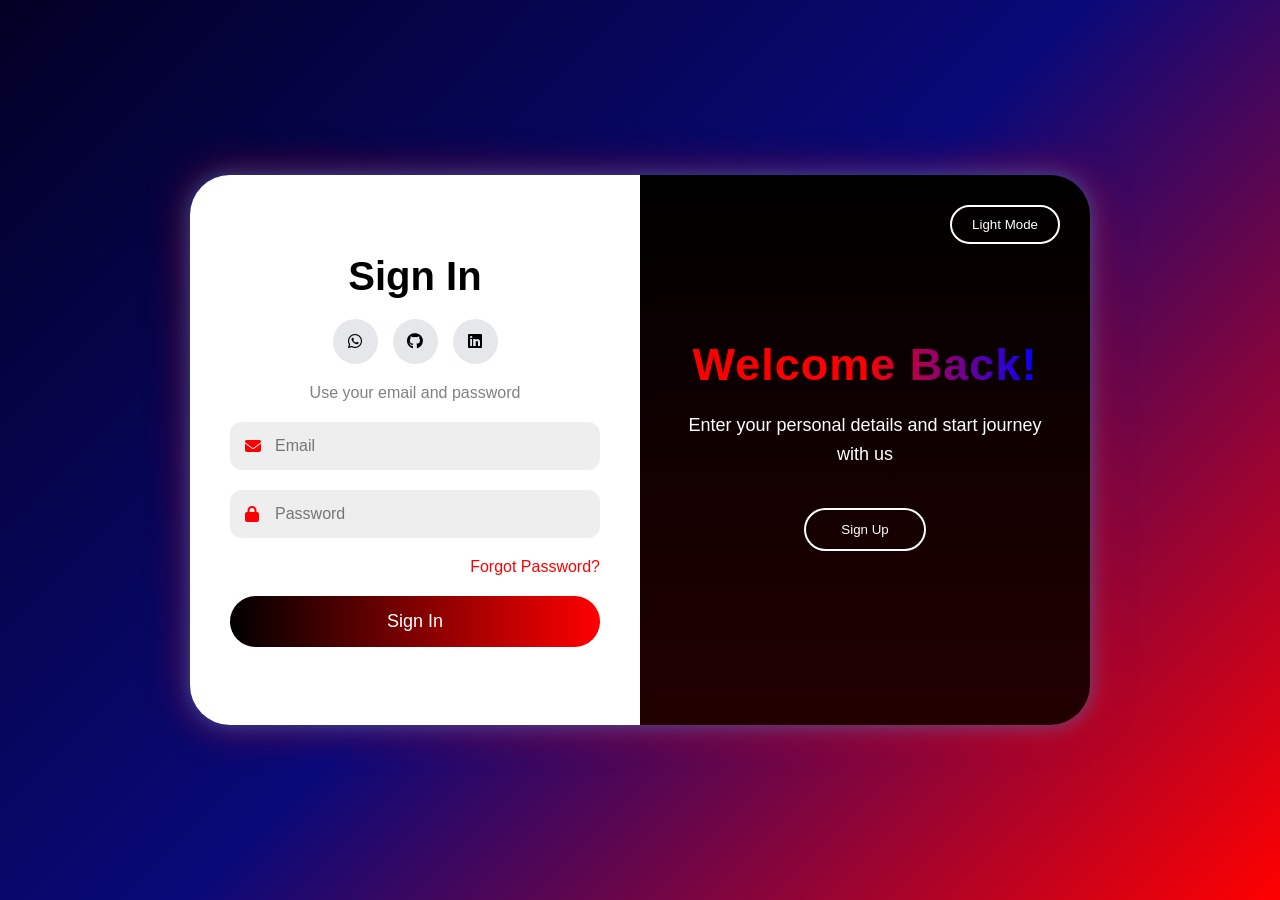
<file: signin.html>
<!DOCTYPE html>
<html lang="en">

<head>
    <meta charset="UTF-8">
    <meta name="viewport" content="width=device-width, initial-scale=1.0">
    <title>Login & Signup</title>

    <link rel="stylesheet" href="https://cdnjs.cloudflare.com/ajax/libs/font-awesome/6.5.1/css/all.min.css">

    <style>
        * {
            margin: 0;
            padding: 0;
            box-sizing: border-box;
            font-family: Arial, sans-serif;
            transition: 0.3s;
        }

        body {
            min-height: 100vh;
            display: flex;
            justify-content: center;
            align-items: center;
            padding: 20px;
        }

        /* LIGHT THEME */
        body.light {
            background: linear-gradient(135deg, #dbeafe, #ffffff, #fca5a5);
        }

        /* DARK THEME */
        body.dark {
            background: linear-gradient(135deg, #020024, #090979, #ff0000);
        }

        .container {
            width: 900px;
            max-width: 100%;
            min-height: 550px;
            border-radius: 25px;
            overflow: hidden;
            display: flex;
            backdrop-filter: blur(10px);
        }

        body.dark .container {
            background: rgba(255, 255, 255, 0.1);
            box-shadow:
                0 0 20px rgba(0, 157, 255, 0.5),
                0 0 40px rgba(255, 0, 0, 0.5);
        }

        body.light .container {
            background: rgba(255, 255, 255, 0.9);
            box-shadow:
                0 0 20px rgba(0, 0, 0, 0.1);
        }

        /* FORM SECTION */
        .form-section {
            width: 50%;
            padding: 40px;
            display: flex;
            flex-direction: column;
            justify-content: center;
        }

        body.dark .form-section {
            background: white;
        }

        body.light .form-section {
            background: #f9fafb;
        }

        .form-section h1 {
            text-align: center;
            margin-bottom: 20px;
            font-size: 40px;
        }

        .social-icons {
            display: flex;
            justify-content: center;
            gap: 15px;
            margin-bottom: 20px;
        }

        .social-icons a {
            width: 45px;
            height: 45px;
            background: #e5e7eb;
            border-radius: 50%;
            display: flex;
            justify-content: center;
            align-items: center;
            text-decoration: none;
            color: black;
        }

        .social-icons a:hover {
            background: black;
            color: white;
            transform: scale(1.1);
            box-shadow: 0 0 15px red;
        }

        /* LIGHT MODE FORM COLORS */
        body.light .form-section {
            background: linear-gradient(to bottom, #dbeafe, #bfdbfe);
        }

        /* SIGN IN & SIGN UP HEADING COLOR */
        body.light .form-section h1 {
            color: #1e3a8a;
        }

        /* INPUT BOX COLOR */
        body.light .input-box input {
            background: #ffffff;
            color: #000;
            border: 1px solid #93c5fd;
        }

        /* RIGHT SIDE BLACK */
        body.light .welcome-section {
            background: linear-gradient(to bottom, #000000, #111111);
            color: white;
        }

        /* BUTTON COLOR */
        body.light .btn {
            background: linear-gradient(to right, #2563eb, #1e40af);
        }

        /* BUTTON HOVER */
        body.light .btn:hover {
            box-shadow: 0 0 20px #2563eb;
        }

        /* SOCIAL ICONS */
        body.light .social-icons a {
            background: white;
            color: #1e3a8a;
        }

        /* SOCIAL ICONS HOVER */
        body.light .social-icons a:hover {
            background: black;
            color: white;
        }

        /* TEXT COLOR */
        body.light .text {
            color: #374151;
        }

        /* ========================= */
        /* LIGHT MODE HOVER EFFECTS */
        /* ========================= */

        /* FORM SECTION HOVER */
        body.light .form-section:hover {
            box-shadow: 0 0 25px rgba(37, 99, 235, 0.4);
            transition: 0.4s ease;
        }

        /* INPUT HOVER */
        body.light .input-box input:hover {
            transform: scale(1.03);
            background: #eff6ff;
            box-shadow: 0 0 12px rgba(37, 99, 235, 0.5);
        }

        /* INPUT FOCUS */
        body.light .input-box input:focus {
            border: 2px solid #2563eb;
            box-shadow: 0 0 15px rgba(37, 99, 235, 0.6);
        }

        /* BUTTON HOVER */
        body.light .btn:hover {
            transform: scale(1.05);
            background: linear-gradient(to right, #1d4ed8, #2563eb);
            box-shadow: 0 0 20px rgba(37, 99, 235, 0.7);
        }

        /* SOCIAL ICONS HOVER */
        body.light .social-icons a:hover {
            background: #2563eb;
            color: white;
            transform: translateY(-5px) scale(1.1);
            box-shadow: 0 0 15px rgba(37, 99, 235, 0.6);
        }

        /* HEADING HOVER */
        body.light .form-section h1:hover {
            color: #2563eb;
            text-shadow: 0 0 10px rgba(37, 99, 235, 0.6);
            letter-spacing: 2px;
        }

        /* TOGGLE BUTTON HOVER */
        body.light .toggle-btn:hover,
        body.light .theme-btn:hover {
            background: white;
            color: #2563eb;
            transform: scale(1.08);
            box-shadow: 0 0 15px rgba(37, 99, 235, 0.5);
        }

        /* WELCOME SECTION HOVER */
        body.light .welcome-section:hover {
            box-shadow: inset 0 0 30px rgba(255, 255, 255, 0.1);
        }

        /* LINK HOVER */
        body.light .forgot a:hover {
            color: #2563eb;
            text-shadow: 0 0 8px rgba(37, 99, 235, 0.5);
        }

        /* CONTAINER HOVER */
        body.light .container:hover {
            transform: translateY(-8px);
            box-shadow:
                0 0 20px rgba(37, 99, 235, 0.5),
                0 0 40px rgba(0, 0, 0, 0.2);
        }

        /* ========================= */
        /* DARK MODE FULL HOVER CSS */
        /* ========================= */

        /* MAIN CONTAINER */
        body.dark .container {
            transition: all 0.4s ease;
        }

        body.dark .container:hover {
            transform: translateY(-8px);
            box-shadow:
                0 0 25px rgba(255, 0, 0, 0.5),
                0 0 40px rgba(0, 157, 255, 0.5);
        }

        /* FORM SECTION */
        body.dark .form-section {
            transition: all 0.4s ease;
        }

        body.dark .form-section:hover {
            box-shadow: inset 0 0 20px rgba(255, 0, 0, 0.2);
        }

        /* INPUT BOX */
        body.dark .input-box input {
            transition: all 0.3s ease;
        }

        body.dark .input-box input:hover {
            transform: scale(1.03);
            background: #f5f5f5;
            box-shadow:
                0 0 10px rgba(255, 0, 0, 0.4),
                0 0 20px rgba(0, 157, 255, 0.3);
        }

        /* INPUT FOCUS */
        body.dark .input-box input:focus {
            border: 2px solid red;
            background: white;
            box-shadow:
                0 0 15px rgba(255, 0, 0, 0.6),
                0 0 25px rgba(0, 157, 255, 0.4);
        }

        /* BUTTON */
        body.dark .btn {
            transition: all 0.3s ease;
        }

        body.dark .btn:hover {
            transform: scale(1.05);
            background: linear-gradient(to right, red, black);
            box-shadow:
                0 0 20px rgba(255, 0, 0, 0.7),
                0 0 35px rgba(255, 0, 0, 0.4);
        }

        /* SOCIAL ICONS */
        body.dark .social-icons a {
            transition: all 0.3s ease;
        }

        body.dark .social-icons a:hover {
            background: black;
            color: white;
            transform: translateY(-5px) scale(1.1);
            box-shadow:
                0 0 15px rgba(255, 0, 0, 0.7),
                0 0 25px rgba(0, 157, 255, 0.4);
        }

        /* HEADINGS */
        body.dark .form-section h1,
        body.dark .welcome-section h1 {
            transition: all 0.3s ease;
        }

        body.dark .form-section h1:hover,
        body.dark .welcome-section h1:hover {
            color: red;
            letter-spacing: 2px;
            text-shadow:
                0 0 10px rgba(255, 0, 0, 0.8),
                0 0 20px rgba(255, 0, 0, 0.5);
        }

        /* LINKS */
        body.dark .forgot a {
            transition: all 0.3s ease;
        }

        body.dark .forgot a:hover {
            color: #ff4d4d;
            text-shadow: 0 0 10px rgba(255, 0, 0, 0.6);
        }

        .container {
            overflow: hidden;
        }

        .social-icons {
            overflow: visible;
        }

        .social-icons a {
            cursor: pointer;
            position: relative;
            z-index: 2;
        }

        .container {
            overflow: visible;
            /* instead of hidden */
        }

        button,
        .toggle-btn,
        .theme-btn,
        .social-icons a,
        .forgot a {
            cursor: pointer;
        }

        #welcome-title {
            background: linear-gradient(90deg, #fa0000, #ff0000, #0400ff);
            -webkit-background-clip: text;
            -webkit-text-fill-color: transparent;
            font-weight: 800;
            letter-spacing: 1px;
            transition: 0.3s;
        }

        /* Remove hover from Sign In / Create Account headings */
        body.light .form-section h1:hover,
        body.dark .form-section h1:hover,
        body.dark .welcome-section h1:hover {
            color: inherit;
            text-shadow: none;
            letter-spacing: normal;
            transform: none;
        }

        /* #welcome-title:hover {
            transform: scale(1.05);
            text-shadow: 0 0 15px rgba(255, 77, 77, 0.6);
        } */

        .container {
            border-radius: 40px;
            /* pehle 25px tha, ab zyada round */
        }

        .container {
            border-radius: 60px;
        }

        .container {
            border-radius: 50px;
            box-shadow: 0 10px 40px rgba(0, 0, 0, 0.3);
        }

        .container {
            border-radius: 35px;
        }

        .container {
            border-radius: 45px;
        }

        .container {
            border-radius: 40px;
            overflow: hidden;
        }

        .welcome-section .toggle-btn {
            cursor: pointer;
            transition: 0.3s;
        }

        .welcome-section .toggle-btn:hover {
            transform: scale(1.1);
            box-shadow: 0 0 20px rgba(255, 255, 255, 0.3);
        }

        /* TOGGLE BUTTON */
        body.dark .toggle-btn,
        body.dark .theme-btn {
            transition: all 0.3s ease;
        }

        body.dark .toggle-btn:hover,
        body.dark .theme-btn:hover {
            background: white;
            color: red;
            transform: scale(1.08);
            box-shadow:
                0 0 15px rgba(255, 0, 0, 0.5),
                0 0 25px rgba(255, 255, 255, 0.2);
        }

        /* WELCOME SECTION */
        body.dark .welcome-section {
            transition: all 0.4s ease;
        }

        body.dark .welcome-section:hover {
            box-shadow: inset 0 0 30px rgba(255, 0, 0, 0.15);
        }

        /* INPUT ICONS */
        body.dark .input-box i {
            transition: all 0.3s ease;
        }

        body.dark .input-box:hover i {
            color: #009dff;
            transform: scale(1.2);
        }

        /* WHOLE FORM ANIMATION */
        body.dark .form-section form:hover,
        body.dark #signin-form:hover,
        body.dark #signup-form:hover {
            transform: scale(1.01);
        }

        .text {
            text-align: center;
            margin-bottom: 20px;
            color: gray;
        }

        .input-box {
            position: relative;
            margin-bottom: 20px;
        }

        .input-box input {
            width: 100%;
            padding: 15px 45px;
            border: none;
            border-radius: 12px;
            background: #eee;
            outline: none;
            font-size: 16px;
        }

        .input-box input:focus {
            border: 2px solid red;
            box-shadow: 0 0 10px red;
        }

        .input-box i {
            position: absolute;
            left: 15px;
            top: 16px;
            color: red;
        }

        .forgot {
            text-align: right;
            margin-bottom: 20px;
        }

        .forgot a {
            text-decoration: none;
            color: red;
        }

        .btn {
            width: 100%;
            padding: 15px;
            border: none;
            border-radius: 30px;
            background: linear-gradient(to right, black, red);
            color: white;
            font-size: 18px;
            cursor: pointer;
        }

        .btn:hover {
            transform: scale(1.05);
            box-shadow: 0 0 20px red;
        }

        /* RIGHT SIDE */
        .welcome-section {
            width: 50%;
            color: white;
            display: flex;
            justify-content: center;
            align-items: center;
            flex-direction: column;
            text-align: center;
            padding: 40px;
            position: relative;
        }

        body.dark .welcome-section {
            background: linear-gradient(to bottom, #000000, #220000);
        }

        body.light .welcome-section {
            background: linear-gradient(to bottom, #2563eb, #1e3a8a);
        }

        .welcome-section h1 {
            font-size: 45px;
            margin-bottom: 20px;
        }

        .welcome-section p {
            margin-bottom: 30px;
            line-height: 1.6;
            font-size: 18px;
        }

        .toggle-btn,
        .theme-btn {
            padding: 12px 35px;
            border: 2px solid white;
            background: transparent;
            color: white;
            border-radius: 30px;
            cursor: pointer;
            margin: 10px;
        }

        .toggle-btn:hover,
        .theme-btn:hover {
            background: white;
            color: red;
        }

        /* THEME BUTTON */
        .theme-btn {
            position: absolute;
            top: 20px;
            right: 20px;
            padding: 10px 20px;
        }

        /* SIGNUP HIDE */
        .signup-form {
            display: none;
        }

        /* MOBILE */
        @media(max-width:768px) {

            .container {
                flex-direction: column;
            }

            .form-section,
            .welcome-section {
                width: 100%;
            }

            .form-section h1,
            .welcome-section h1 {
                font-size: 30px;
            }

            .theme-btn {
                position: static;
                margin-top: 20px;
            }
        }
    </style>
</head>

<body class="dark">

    <div class="container">

        <!-- FORM SECTION -->
        <div class="form-section">

            <!-- SIGN IN -->
            <div id="signin-form">

                <h1>Sign In</h1>

                <div class="social-icons">
                    <a href="https://wa.link/zm8c0s"><i class="fab fa-whatsapp"></i></a>
                    <a href="https://github.com/MuhammadTaha1285"><i class="fab fa-github"></i></a>
                    <a
                        href="https://www.linkedin.com/in/muhummad-taha-7798b8381?utm_source=share&utm_campaign=share_via&utm_content=profile&utm_medium=android_app"><i
                            class="fab fa-linkedin"></i></a>
                </div>
                <p class="text">Use your email and password</p>

                <div class="input-box">
                    <i class="fa fa-envelope"></i>
                    <input type="email" placeholder="Email">
                </div>

                <div class="input-box">
                    <i class="fa fa-lock"></i>
                    <input type="password" placeholder="Password">
                </div>

                <div class="forgot">
                    <a href="#">Forgot Password?</a>
                </div>

                <button class="btn">Sign In</button>

            </div>

            <!-- SIGN UP -->
            <div id="signup-form" class="signup-form">

                <h1>Create Account</h1>

                <div class="social-icons">
                    <a href="https://wa.link/zm8c0s"><i class="fab fa-whatsapp"></i></a>
                    <a href="https://github.com/MuhammadTaha1285"><i class="fab fa-github"></i></a>
                    <a
                        href="https://www.linkedin.com/in/muhummad-taha-7798b8381?utm_source=share&utm_campaign=share_via&utm_content=profile&utm_medium=android_app"><i
                            class="fab fa-linkedin"></i></a>
                </div>

                <p class="text">Create your new account</p>

                <div class="input-box">
                    <i class="fa fa-user"></i>
                    <input type="text" placeholder="Full Name">
                </div>

                <div class="input-box">
                    <i class="fa fa-envelope"></i>
                    <input type="email" placeholder="Email">
                </div>

                <div class="input-box">
                    <i class="fa fa-lock"></i>
                    <input type="password" placeholder="Password">
                </div>

                <button class="btn">Sign Up</button>

            </div>

        </div>

        <!-- RIGHT SECTION -->
        <div class="welcome-section">

            <button class="theme-btn" id="theme-btn">
                Light Mode
            </button>

            <h1 id="welcome-title">Welcome Back!</h1>

            <p id="welcome-text">
                Enter your personal details and start journey with us
            </p>

            <button class="toggle-btn" id="toggle-btn">
                Sign Up
            </button>

        </div>

    </div>

    <script>

        const signInForm = document.getElementById("signin-form");
        const signUpForm = document.getElementById("signup-form");
        const toggleBtn = document.getElementById("toggle-btn");
        const welcomeTitle = document.getElementById("welcome-title");
        const welcomeText = document.getElementById("welcome-text");

        let isSignIn = true;

        toggleBtn.addEventListener("click", () => {

            if (isSignIn) {

                signInForm.style.display = "none";
                signUpForm.style.display = "block";

                welcomeTitle.innerText = "Hello Friend!";
                welcomeText.innerText =
                    "Register your details and enjoy all website features";

                toggleBtn.innerText = "Sign In";

            } else {

                signInForm.style.display = "block";
                signUpForm.style.display = "none";

                welcomeTitle.innerText = "Welcome Back!";
                welcomeText.innerText =
                    "Enter your personal details and start journey with us";

                toggleBtn.innerText = "Sign Up";
            }

            isSignIn = !isSignIn;
        });

        document.querySelector(".btn").addEventListener("click", function () {
            const email = document.querySelector('input[type="email"]').value;
            const password = document.querySelector('input[type="password"]').value;

            if (email !== "" && password !== "") {
                // refresh page
                location.reload();
            } else {
                alert("Please fill email and password");
            }
        });
        document.querySelector("#signup-form .btn").addEventListener("click", function () {

            const name = document.querySelector('#signup-form input[type="text"]').value;
            const email = document.querySelectorAll('#signup-form input[type="email"]')[0].value;
            const password = document.querySelectorAll('#signup-form input[type="password"]')[0].value;

            if (name && email && password) {

                setTimeout(() => {
                    location.reload(); // page refresh
                }, 500);

            } else {
                alert("Please fill all fields");
            }
        });
        /* DARK & LIGHT THEME */

        const body = document.body;
        const themeBtn = document.getElementById("theme-btn");

        themeBtn.addEventListener("click", () => {

            if (body.classList.contains("dark")) {

                body.classList.remove("dark");
                body.classList.add("light");

                themeBtn.innerText = "Dark Mode";

            } else {

                body.classList.remove("light");
                body.classList.add("dark");

                themeBtn.innerText = "Light Mode";
            }
        });

    </script>

</body>

</html>
</file>
